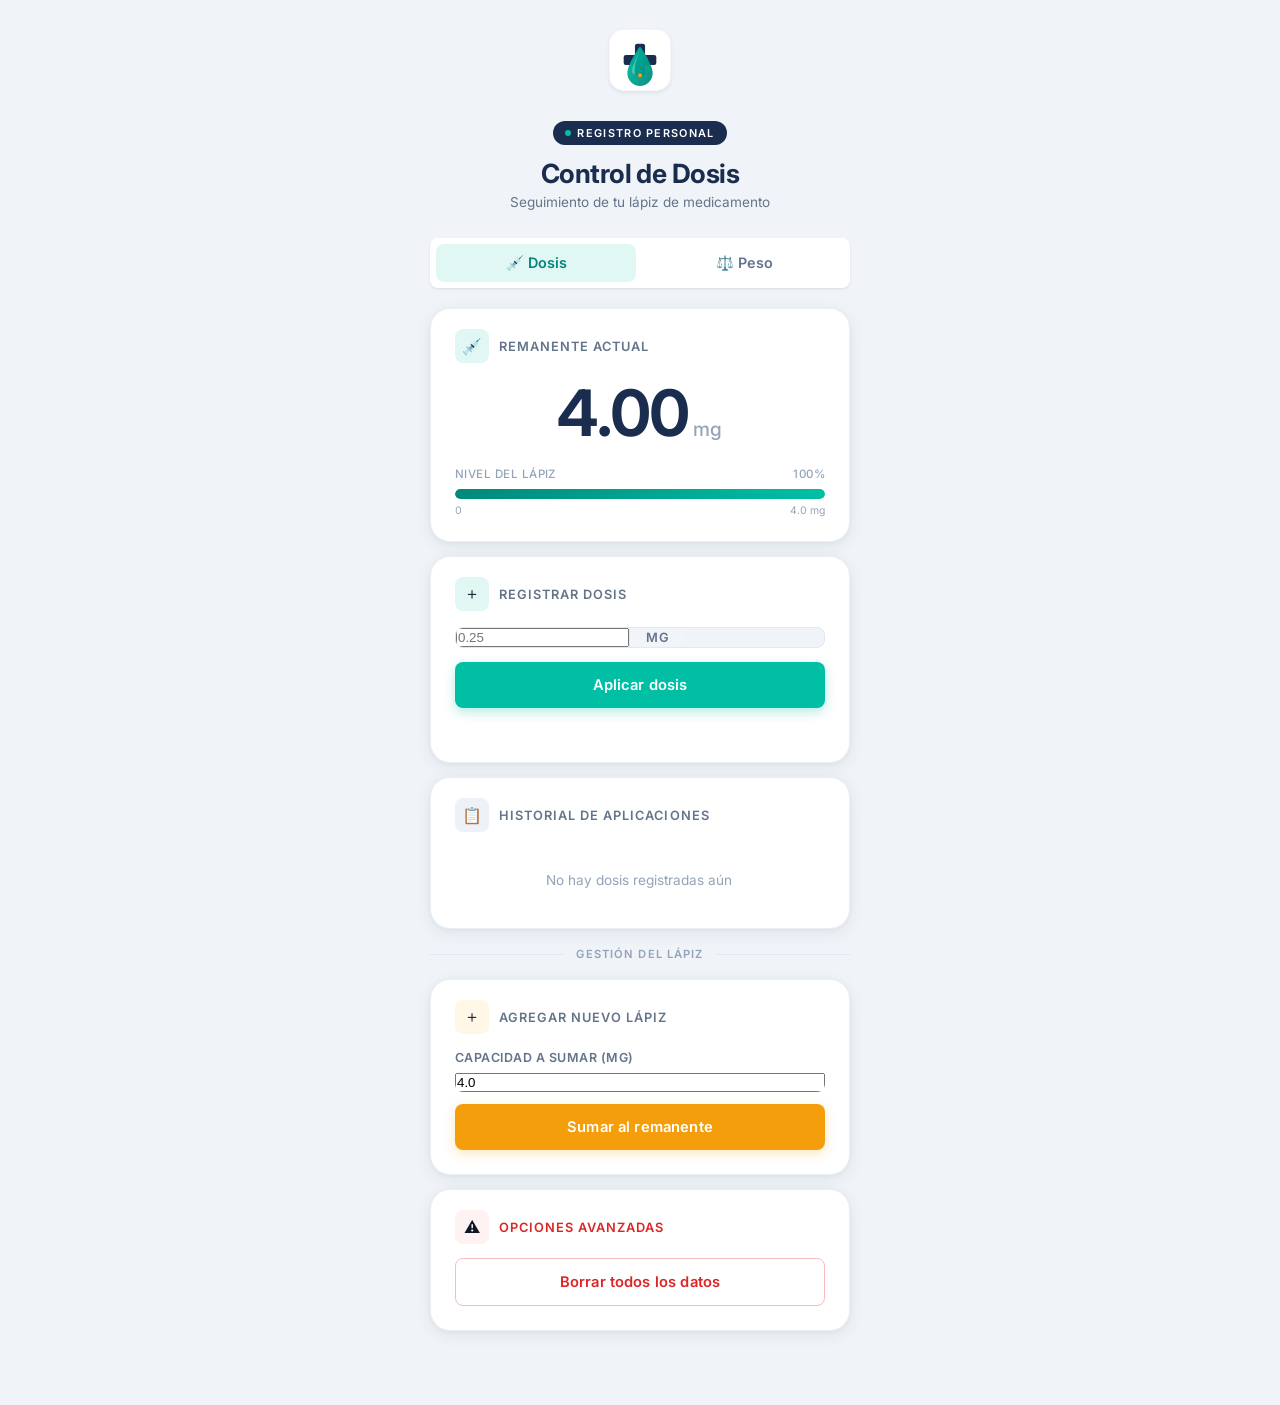
<file: index.html>
<!DOCTYPE html>
<html lang="es">
<head>
  <meta charset="UTF-8">
  <meta name="viewport" content="width=device-width, initial-scale=1.0">
  <img src="logo.svg" alt="Control de Dosis Logo" style="width: 72px; height: 72px; margin-bottom: 12px;">
  <title>Control de Dosis</title>
    <link rel="icon" type="image/svg+xml" href="logo.svg">

  <link rel="stylesheet" href="style.css">
</head>
<body>

  <div class="container">

    <header class="app-header">
      <div class="badge">Registro personal</div>
      <h1>Control de Dosis</h1>
      <p class="subtitle">Seguimiento de tu lápiz de medicamento</p>
    </header>
    <nav class="app-nav">
      <a href="index.html" class="nav-item active">💉 Dosis</a>
      <a href="peso.html" class="nav-item">⚖️ Peso</a>
    </nav>

    <div class="card display-card">
      <div class="card-header">
        <div class="icon icon-mint">💉</div>
        <h2>Remanente actual</h2>
      </div>
      <div class="card-body">
        <div class="remaining-block">
          <div class="remaining-value">
            <span id="remanente">4.00</span>
            <span class="unit">mg</span>
          </div>
        </div>

        <div class="pen-level-wrap">
          <div class="pen-level-label">
            <span>Nivel del lápiz</span>
            <span id="level-pct">100%</span>
          </div>
          <div class="pen-track">
            <div class="pen-fill" id="pen-fill" style="width: 100%"></div>
          </div>
          <div class="level-ticks">
            <span>0</span>
            <span id="tick-max">4.0 mg</span>
          </div>
        </div>
      </div>
    </div>

    <div class="card input-card">
      <div class="card-header">
        <div class="icon icon-mint">＋</div>
        <h3>Registrar dosis</h3>
      </div>
      <div class="card-body">
        <div class="input-group">
          <input
            type="text"
            id="dosis-input"
            step="0.01"
            min="0"
            placeholder="0.25"
            autocomplete="off"
            inputmode="decimal"
          >
          <span class="unit-badge">mg</span>
        </div>
        
        <div id="clicks-display" class="clicks-info"></div>

        <button id="btn-aplicar" class="btn primary">
          <span>Aplicar dosis</span>
        </button>
        <p id="error-msg" class="error"></p>
      </div>
    </div>

    <div class="card history-card">
      <div class="card-header">
        <div class="icon icon-navy">📋</div>
        <h3>Historial de aplicaciones</h3>
      </div>
      <div class="card-body">
        <ul id="historial-lista">
          </ul>
      </div>
    </div>

    <div class="section-divider">Gestión del lápiz</div>

    <div class="card add-card">
      <div class="card-header">
        <div class="icon icon-amber">＋</div>
        <h3>Agregar nuevo lápiz</h3>
      </div>
      <div class="card-body">
        <div class="input-group">
          <label for="capacidad-input">Capacidad a sumar (mg)</label>
          <input
            type="text"
            id="capacidad-input"
            step="0.1"
            value="4.0"
            min="0.1"
            inputmode="decimal"
          >
        </div>
        <button id="btn-sumar-lapiz" class="btn secondary">
          <span>Sumar al remanente</span>
        </button>
      </div>
    </div>

    <div class="card danger-card">
      <div class="card-header">
        <div class="icon icon-danger">⚠</div>
        <h3>Opciones avanzadas</h3>
      </div>
      <div class="card-body">
        <button id="btn-borrar-todo" class="btn danger-extreme">
          <span>Borrar todos los datos</span>
        </button>
      </div>
    </div>

  </div><script src="script.js"></script>
</body>
</html>
</file>
<file: style.css>
@import url('https://fonts.googleapis.com/css2?family=Inter:wght@300;400;500;600;700&display=swap');

/* ─── Design Tokens ────────────────────────────── */
:root {
  --navy:        #1B2D4F;
  --navy-light:  #2C4470;
  --mint:        #00BFA5;
  --mint-light:  #E0F7F4;
  --mint-dark:   #00897B;
  --amber:       #F59E0B;
  --amber-light: #FFF8E7;
  --danger:      #DC2626;
  --danger-light:#FEF2F2;
  --slate:       #64748B;
  --slate-light: #94A3B8;
  --border:      #E2E8F0;
  --bg:          #F0F4F8;
  --white:       #FFFFFF;
  --text-primary:#0F172A;
  --text-muted:  #64748B;
  --radius-sm:   8px;
  --radius:      14px;
  --radius-lg:   20px;
  --shadow-sm:   0 1px 3px rgba(0,0,0,0.06), 0 1px 2px rgba(0,0,0,0.04);
  --shadow:      0 4px 16px rgba(27,45,79,0.08), 0 1px 4px rgba(27,45,79,0.04);
  --shadow-lg:   0 12px 40px rgba(27,45,79,0.12);
  --font:        'Inter', -apple-system, BlinkMacSystemFont, sans-serif;
}

/* ─── Reset ────────────────────────────────────── */
*, *::before, *::after {
  box-sizing: border-box;
  margin: 0;
  padding: 0;
}

/* ─── Base ─────────────────────────────────────── */
html { font-size: 16px; }

body {
  font-family: var(--font);
  background: var(--bg);
  color: var(--text-primary);
  padding: 24px 16px 60px;
  display: flex;
  flex-direction: column;
  align-items: center;
  min-height: 100vh;
  -webkit-font-smoothing: antialiased;
}

/* ─── App Shell ────────────────────────────────── */
.container {
  width: 100%;
  max-width: 420px;
  display: flex;
  flex-direction: column;
  gap: 0;
}

/* ─── Header ───────────────────────────────────── */
.app-header {
  padding: 12px 0 28px;
  text-align: center;
}

.app-header .badge {
  display: inline-flex;
  align-items: center;
  gap: 6px;
  background: var(--navy);
  color: var(--white);
  font-size: 0.68rem;
  font-weight: 600;
  letter-spacing: 0.12em;
  text-transform: uppercase;
  padding: 5px 12px;
  border-radius: 100px;
  margin-bottom: 14px;
}

.app-header .badge::before {
  content: '';
  display: inline-block;
  width: 6px;
  height: 6px;
  border-radius: 50%;
  background: var(--mint);
}

.app-header h1 {
  font-size: 1.65rem;
  font-weight: 700;
  color: var(--navy);
  letter-spacing: -0.02em;
  line-height: 1.1;
}

.app-header p.subtitle {
  margin-top: 6px;
  font-size: 0.85rem;
  color: var(--slate);
  font-weight: 400;
}

/* ─── Cards ────────────────────────────────────── */
.card {
  background: var(--white);
  border-radius: var(--radius-lg);
  box-shadow: var(--shadow);
  margin-bottom: 14px;
  overflow: hidden;
  border: 1px solid rgba(226,232,240,0.7);
}

.card-header {
  display: flex;
  align-items: center;
  gap: 10px;
  padding: 20px 24px 0;
}

.card-header .icon {
  width: 34px;
  height: 34px;
  border-radius: var(--radius-sm);
  display: flex;
  align-items: center;
  justify-content: center;
  font-size: 1rem;
  flex-shrink: 0;
}

.icon-mint  { background: var(--mint-light); }
.icon-amber { background: var(--amber-light); }
.icon-navy  { background: #EEF2F8; }
.icon-danger { background: var(--danger-light); }

.card-header h2,
.card-header h3 {
  font-size: 0.8rem;
  font-weight: 600;
  letter-spacing: 0.08em;
  text-transform: uppercase;
  color: var(--slate);
  text-align: left;
  margin: 0;
}

.card-body {
  padding: 16px 24px 24px;
}

/* ─── Display Card (Remanente) ─────────────────── */
.display-card .card-body {
  padding-top: 18px;
}

.remaining-block {
  text-align: center;
  margin-bottom: 22px;
}

.remaining-value {
  display: inline-flex;
  align-items: baseline;
  gap: 6px;
  line-height: 1;
}

.remaining-value #remanente {
  font-size: 4rem;
  font-weight: 700;
  color: var(--navy);
  letter-spacing: -0.04em;
  font-variant-numeric: tabular-nums;
  transition: color 0.4s ease;
}

.remaining-value .unit {
  font-size: 1.2rem;
  font-weight: 500;
  color: var(--slate-light);
  letter-spacing: 0.02em;
}

/* Pen Level Bar — signature element */
.pen-level-wrap {
  margin-top: 4px;
}

.pen-level-label {
  display: flex;
  justify-content: space-between;
  font-size: 0.72rem;
  font-weight: 500;
  color: var(--slate-light);
  margin-bottom: 8px;
  letter-spacing: 0.04em;
  text-transform: uppercase;
}

.pen-track {
  position: relative;
  height: 10px;
  background: var(--border);
  border-radius: 100px;
  overflow: hidden;
}

.pen-fill {
  height: 100%;
  border-radius: 100px;
  background: linear-gradient(90deg, var(--mint-dark), var(--mint));
  transition: width 0.6s cubic-bezier(0.34, 1.56, 0.64, 1);
  min-width: 4px;
}

.pen-fill.low    { background: linear-gradient(90deg, #E53935, #FF7043); }
.pen-fill.medium { background: linear-gradient(90deg, var(--amber), #FFC107); }

.level-ticks {
  display: flex;
  justify-content: space-between;
  padding: 5px 0 0;
}

.level-ticks span {
  font-size: 0.65rem;
  color: var(--slate-light);
  font-variant-numeric: tabular-nums;
}

/* ─── Input Card ───────────────────────────────── */
.input-group {
  display: flex;
  align-items: stretch;
  background: var(--bg);
  border: 1.5px solid var(--border);
  border-radius: var(--radius-sm);
  overflow: hidden;
  transition: border-color 0.2s;
  margin-bottom: 14px;
}

.input-group:focus-within {
  border-color: var(--mint);
  box-shadow: 0 0 0 3px rgba(0,191,165,0.12);
}

.input-group input[type="number"] {
  flex: 1;
  border: none;
  outline: none;
  background: transparent;
  padding: 13px 16px;
  font-size: 1.1rem;
  font-weight: 600;
  font-family: var(--font);
  color: var(--text-primary);
  text-align: left;
  font-variant-numeric: tabular-nums;
  -moz-appearance: textfield;
}

.input-group input[type="number"]::-webkit-outer-spin-button,
.input-group input[type="number"]::-webkit-inner-spin-button {
  -webkit-appearance: none;
}

.input-group .unit-badge {
  display: flex;
  align-items: center;
  padding: 0 16px;
  font-size: 0.8rem;
  font-weight: 600;
  color: var(--slate);
  background: #F1F5F9;
  border-left: 1.5px solid var(--border);
  letter-spacing: 0.05em;
  text-transform: uppercase;
}

/* ─── Buttons ──────────────────────────────────── */
.btn {
  display: flex;
  align-items: center;
  justify-content: center;
  gap: 8px;
  width: 100%;
  padding: 14px 20px;
  font-size: 0.92rem;
  font-weight: 600;
  font-family: var(--font);
  letter-spacing: 0.01em;
  border: none;
  border-radius: var(--radius-sm);
  cursor: pointer;
  transition: all 0.18s ease;
  position: relative;
  overflow: hidden;
}

.btn::after {
  content: '';
  position: absolute;
  inset: 0;
  background: rgba(255,255,255,0);
  transition: background 0.18s;
}

.btn:hover::after  { background: rgba(255,255,255,0.08); }
.btn:active        { transform: scale(0.99); }

.btn.primary {
  background: var(--mint);
  color: var(--white);
  box-shadow: 0 4px 12px rgba(0,191,165,0.3);
}
.btn.primary:hover {
  background: var(--mint-dark);
  box-shadow: 0 6px 18px rgba(0,191,165,0.35);
}

.btn.secondary {
  background: var(--amber);
  color: var(--white);
  margin-top: 0;
  box-shadow: 0 4px 12px rgba(245,158,11,0.25);
}
.btn.secondary:hover {
  background: #D97706;
  box-shadow: 0 6px 18px rgba(245,158,11,0.3);
}

.btn.danger-extreme {
  background: transparent;
  color: var(--danger);
  border: 1.5px solid rgba(220,38,38,0.3);
  margin-top: 0;
  box-shadow: none;
}
.btn.danger-extreme:hover {
  background: var(--danger-light);
  border-color: var(--danger);
}
.btn.danger-extreme::after { display: none; }

/* ─── Error ────────────────────────────────────── */
.error {
  display: flex;
  align-items: center;
  gap: 7px;
  color: var(--danger);
  font-size: 0.82rem;
  font-weight: 500;
  margin-top: 10px;
  min-height: 20px;
  padding: 0 2px;
}

.error:not(:empty)::before {
  content: '⚠';
  font-size: 0.85rem;
}

/* ─── History Card ─────────────────────────────── */
.history-card .card-body {
  padding-bottom: 16px;
}

.historial-empty {
  text-align: center;
  padding: 24px 0;
  color: var(--slate-light);
  font-size: 0.85rem;
}

#historial-lista {
  list-style: none;
  max-height: 200px;
  overflow-y: auto;
  display: flex;
  flex-direction: column;
  gap: 6px;
  padding-right: 2px;
}

#historial-lista::-webkit-scrollbar {
  width: 4px;
}
#historial-lista::-webkit-scrollbar-track {
  background: var(--bg);
  border-radius: 10px;
}
#historial-lista::-webkit-scrollbar-thumb {
  background: var(--border);
  border-radius: 10px;
}

#historial-lista li {
  display: flex;
  align-items: center;
  justify-content: space-between;
  padding: 10px 14px;
  background: var(--bg);
  border-radius: var(--radius-sm);
  border: none;
  margin: 0;
}

.hist-label {
  display: flex;
  flex-direction: column;
  gap: 2px;
}

.hist-num {
  font-size: 0.72rem;
  font-weight: 600;
  color: var(--slate-light);
  text-transform: uppercase;
  letter-spacing: 0.06em;
}

.hist-time {
  font-size: 0.72rem;
  color: var(--slate-light);
}

.hist-dose {
  font-size: 1rem;
  font-weight: 700;
  color: var(--navy);
  font-variant-numeric: tabular-nums;
  background: var(--mint-light);
  padding: 3px 10px;
  border-radius: 100px;
  color: var(--mint-dark);
}

/* ─── Add Card ─────────────────────────────────── */
.add-card .input-group {
  flex-direction: column;
  background: transparent;
  border: none;
  box-shadow: none;
  gap: 8px;
  margin-bottom: 12px;
}

.add-card .input-group label {
  font-size: 0.78rem;
  font-weight: 600;
  color: var(--slate);
  letter-spacing: 0.04em;
  text-transform: uppercase;
}

.add-card .input-group input[type="number"] {
  background: var(--bg);
  border: 1.5px solid var(--border);
  border-radius: var(--radius-sm);
  padding: 12px 16px;
  font-size: 1rem;
  font-weight: 600;
  text-align: left;
  width: 100%;
  transition: border-color 0.2s;
}

.add-card .input-group input[type="number"]:focus {
  outline: none;
  border-color: var(--amber);
  box-shadow: 0 0 0 3px rgba(245,158,11,0.12);
}

/* ─── Danger Card ──────────────────────────────── */
.danger-card .card-header h3 {
  color: var(--danger);
}

.danger-card .card-body {
  padding-top: 14px;
}

/* ─── Divider ──────────────────────────────────── */
.section-divider {
  display: flex;
  align-items: center;
  gap: 12px;
  padding: 4px 0 18px;
  color: var(--slate-light);
  font-size: 0.7rem;
  font-weight: 600;
  letter-spacing: 0.1em;
  text-transform: uppercase;
}

.section-divider::before,
.section-divider::after {
  content: '';
  flex: 1;
  height: 1px;
  background: var(--border);
}

/* ─── Responsive ───────────────────────────────── */
@media (max-width: 360px) {
  .remaining-value #remanente { font-size: 3.2rem; }
  .card-body { padding: 14px 18px 20px; }
  .card-header { padding: 18px 18px 0; }
}

/* ─── Clicks Info ──────────────────────────────── */
.clicks-info {
  display: none;
  font-size: 0.85rem;
  color: var(--slate);
  margin-top: -6px;
  margin-bottom: 12px;
  text-align: right;
  padding-right: 4px;
  animation: fadeIn 0.2s ease-in-out;
}

.clicks-info strong {
  color: var(--mint-dark);
  font-weight: 700;
  font-size: 0.9rem;
}

@keyframes fadeIn {
  from { opacity: 0; transform: translateY(-4px); }
  to { opacity: 1; transform: translateY(0); }
}

/* ─── Navegación (Pestañas) ────────────────────── */
.app-nav {
  display: flex;
  gap: 8px;
  background: var(--white);
  padding: 6px;
  border-radius: var(--radius-sm);
  box-shadow: var(--shadow-sm);
  margin-bottom: 20px;
  width: 100%;
}

.nav-item {
  flex: 1;
  text-align: center;
  padding: 10px 14px;
  text-decoration: none;
  color: var(--slate);
  font-weight: 600;
  font-size: 0.9rem;
  border-radius: 8px;
  transition: all 0.2s ease;
  display: flex;
  align-items: center;
  justify-content: center;
  gap: 6px;
}

.nav-item:hover {
  background: var(--bg);
}

.nav-item.active {
  background: var(--mint-light);
  color: var(--mint-dark);
}

/* ─── Chart Container ──────────────────────────── */
.chart-container {
  position: relative;
  height: 220px;
  width: 100%;
  margin-top: 10px;
}
</file>
